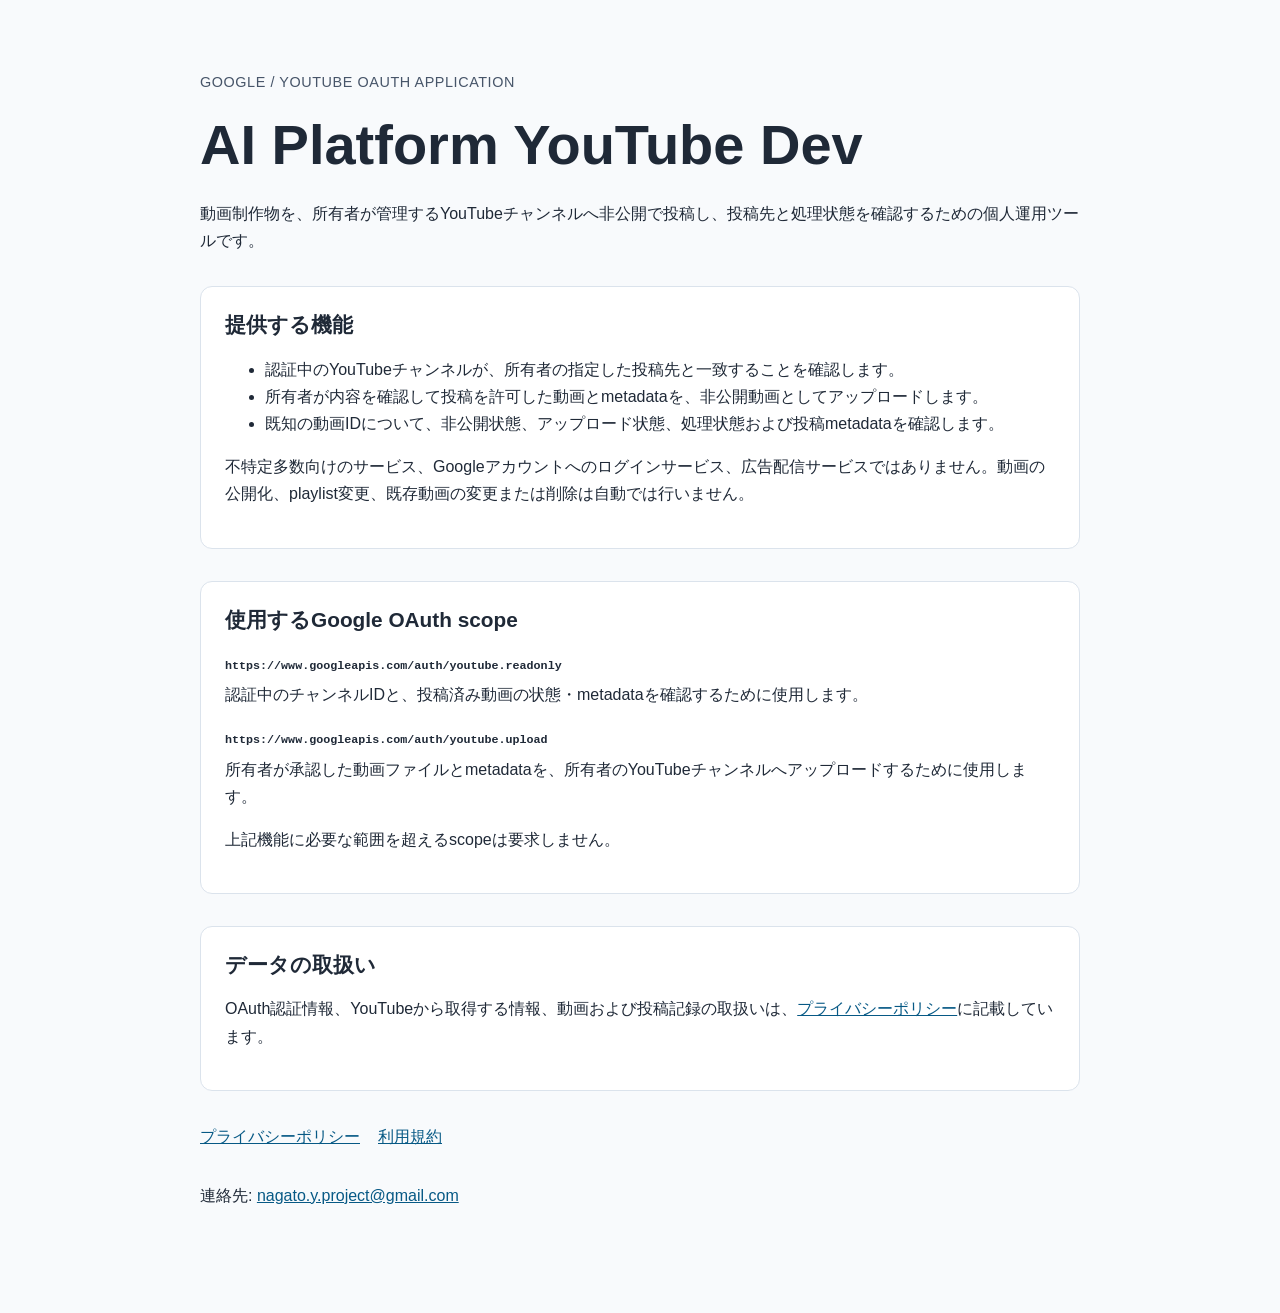
<file: index.html>
<!doctype html>
<html lang="ja">
<head>
  <meta charset="utf-8">
  <meta name="viewport" content="width=device-width, initial-scale=1">
  <title>AI Platform YouTube Dev — アプリ情報</title>
  <link rel="stylesheet" href="styles.css">
</head>
<body>
  <main>
    <header>
      <p class="eyebrow">Google / YouTube OAuth application</p>
      <h1>AI Platform YouTube Dev</h1>
      <p>動画制作物を、所有者が管理するYouTubeチャンネルへ非公開で投稿し、投稿先と処理状態を確認するための個人運用ツールです。</p>
    </header>

    <section>
      <h2>提供する機能</h2>
      <ul>
        <li>認証中のYouTubeチャンネルが、所有者の指定した投稿先と一致することを確認します。</li>
        <li>所有者が内容を確認して投稿を許可した動画とmetadataを、非公開動画としてアップロードします。</li>
        <li>既知の動画IDについて、非公開状態、アップロード状態、処理状態および投稿metadataを確認します。</li>
      </ul>
      <p>不特定多数向けのサービス、Googleアカウントへのログインサービス、広告配信サービスではありません。動画の公開化、playlist変更、既存動画の変更または削除は自動では行いません。</p>
    </section>

    <section>
      <h2>使用するGoogle OAuth scope</h2>
      <dl>
        <dt><code>https://www.googleapis.com/auth/youtube.readonly</code></dt>
        <dd>認証中のチャンネルIDと、投稿済み動画の状態・metadataを確認するために使用します。</dd>
        <dt><code>https://www.googleapis.com/auth/youtube.upload</code></dt>
        <dd>所有者が承認した動画ファイルとmetadataを、所有者のYouTubeチャンネルへアップロードするために使用します。</dd>
      </dl>
      <p>上記機能に必要な範囲を超えるscopeは要求しません。</p>
    </section>

    <section>
      <h2>データの取扱い</h2>
      <p>OAuth認証情報、YouTubeから取得する情報、動画および投稿記録の取扱いは、<a href="privacy.html">プライバシーポリシー</a>に記載しています。</p>
    </section>

    <nav aria-label="関連文書">
      <a href="privacy.html">プライバシーポリシー</a>
      <a href="terms.html">利用規約</a>
    </nav>

    <footer>
      <p>連絡先: <a href="mailto:nagato.y.project@gmail.com">nagato.y.project@gmail.com</a></p>
    </footer>
  </main>
</body>
</html>
</file>
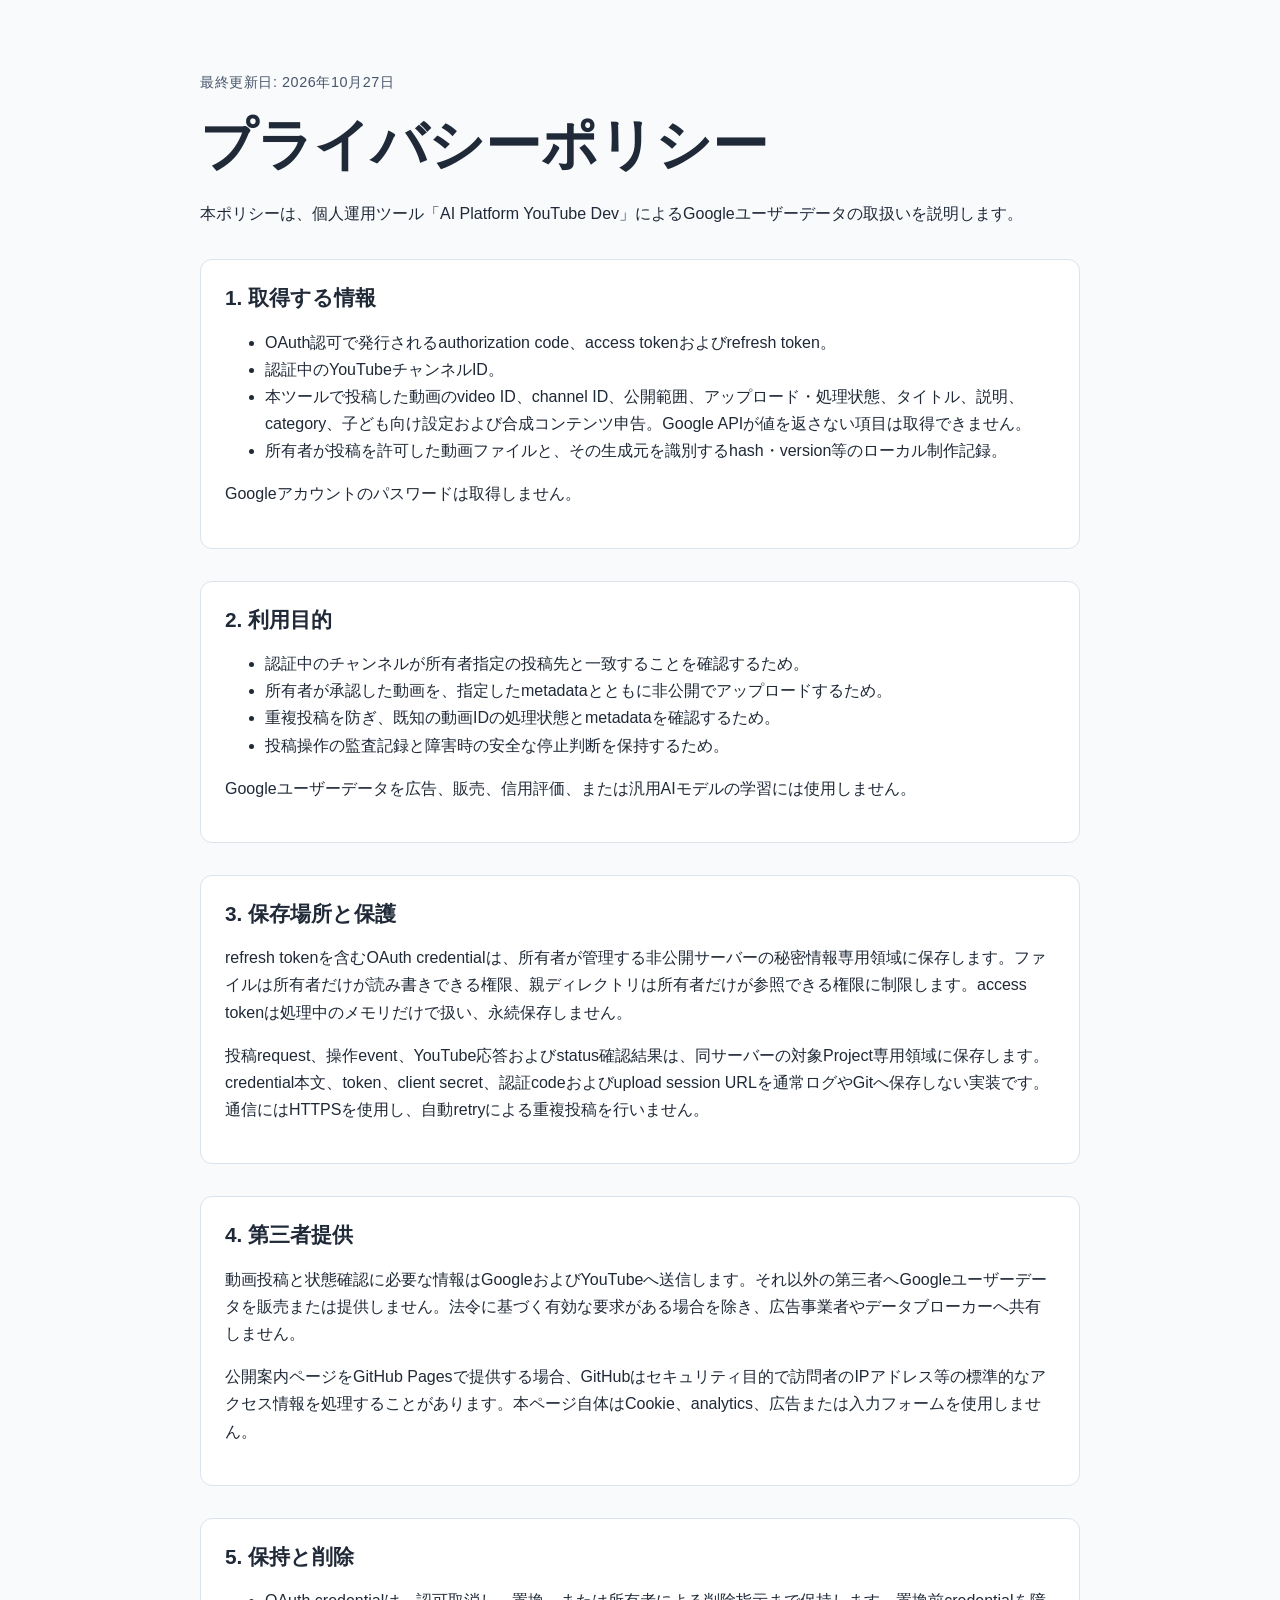
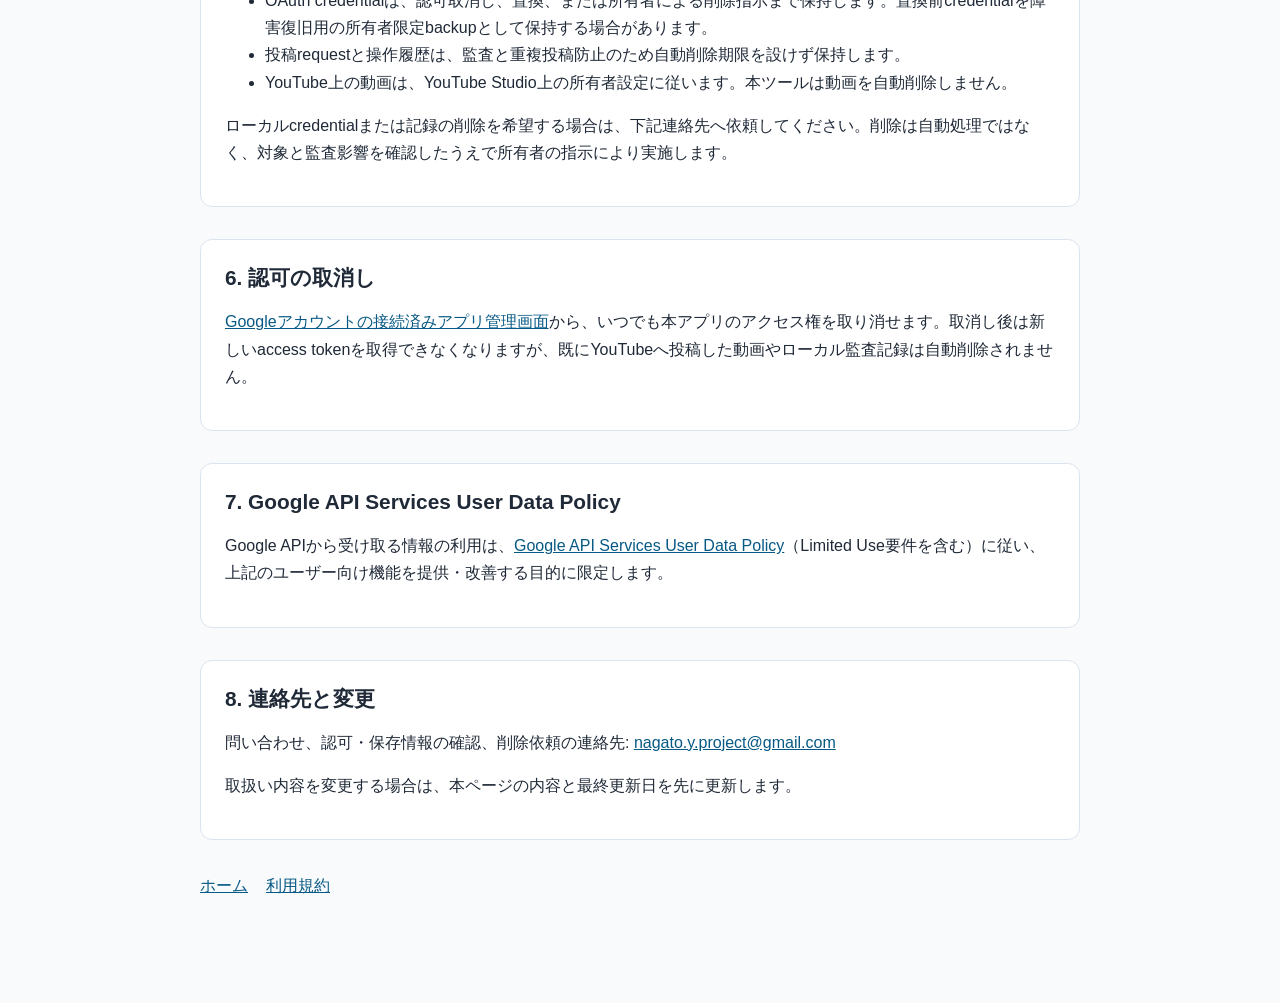
<file: privacy.html>
<!doctype html>
<html lang="ja">
<head>
  <meta charset="utf-8">
  <meta name="viewport" content="width=device-width, initial-scale=1">
  <title>AI Platform YouTube Dev — プライバシーポリシー</title>
  <link rel="stylesheet" href="styles.css">
</head>
<body>
  <main>
    <header>
      <p class="eyebrow">最終更新日: 2026年10月27日</p>
      <h1>プライバシーポリシー</h1>
      <p>本ポリシーは、個人運用ツール「AI Platform YouTube Dev」によるGoogleユーザーデータの取扱いを説明します。</p>
    </header>

    <section>
      <h2>1. 取得する情報</h2>
      <ul>
        <li>OAuth認可で発行されるauthorization code、access tokenおよびrefresh token。</li>
        <li>認証中のYouTubeチャンネルID。</li>
        <li>本ツールで投稿した動画のvideo ID、channel ID、公開範囲、アップロード・処理状態、タイトル、説明、category、子ども向け設定および合成コンテンツ申告。Google APIが値を返さない項目は取得できません。</li>
        <li>所有者が投稿を許可した動画ファイルと、その生成元を識別するhash・version等のローカル制作記録。</li>
      </ul>
      <p>Googleアカウントのパスワードは取得しません。</p>
    </section>

    <section>
      <h2>2. 利用目的</h2>
      <ul>
        <li>認証中のチャンネルが所有者指定の投稿先と一致することを確認するため。</li>
        <li>所有者が承認した動画を、指定したmetadataとともに非公開でアップロードするため。</li>
        <li>重複投稿を防ぎ、既知の動画IDの処理状態とmetadataを確認するため。</li>
        <li>投稿操作の監査記録と障害時の安全な停止判断を保持するため。</li>
      </ul>
      <p>Googleユーザーデータを広告、販売、信用評価、または汎用AIモデルの学習には使用しません。</p>
    </section>

    <section>
      <h2>3. 保存場所と保護</h2>
      <p>refresh tokenを含むOAuth credentialは、所有者が管理する非公開サーバーの秘密情報専用領域に保存します。ファイルは所有者だけが読み書きできる権限、親ディレクトリは所有者だけが参照できる権限に制限します。access tokenは処理中のメモリだけで扱い、永続保存しません。</p>
      <p>投稿request、操作event、YouTube応答およびstatus確認結果は、同サーバーの対象Project専用領域に保存します。credential本文、token、client secret、認証codeおよびupload session URLを通常ログやGitへ保存しない実装です。通信にはHTTPSを使用し、自動retryによる重複投稿を行いません。</p>
    </section>

    <section>
      <h2>4. 第三者提供</h2>
      <p>動画投稿と状態確認に必要な情報はGoogleおよびYouTubeへ送信します。それ以外の第三者へGoogleユーザーデータを販売または提供しません。法令に基づく有効な要求がある場合を除き、広告事業者やデータブローカーへ共有しません。</p>
      <p>公開案内ページをGitHub Pagesで提供する場合、GitHubはセキュリティ目的で訪問者のIPアドレス等の標準的なアクセス情報を処理することがあります。本ページ自体はCookie、analytics、広告または入力フォームを使用しません。</p>
    </section>

    <section>
      <h2>5. 保持と削除</h2>
      <ul>
        <li>OAuth credentialは、認可取消し、置換、または所有者による削除指示まで保持します。置換前credentialを障害復旧用の所有者限定backupとして保持する場合があります。</li>
        <li>投稿requestと操作履歴は、監査と重複投稿防止のため自動削除期限を設けず保持します。</li>
        <li>YouTube上の動画は、YouTube Studio上の所有者設定に従います。本ツールは動画を自動削除しません。</li>
      </ul>
      <p>ローカルcredentialまたは記録の削除を希望する場合は、下記連絡先へ依頼してください。削除は自動処理ではなく、対象と監査影響を確認したうえで所有者の指示により実施します。</p>
    </section>

    <section>
      <h2>6. 認可の取消し</h2>
      <p><a href="https://myaccount.google.com/permissions" rel="noopener noreferrer">Googleアカウントの接続済みアプリ管理画面</a>から、いつでも本アプリのアクセス権を取り消せます。取消し後は新しいaccess tokenを取得できなくなりますが、既にYouTubeへ投稿した動画やローカル監査記録は自動削除されません。</p>
    </section>

    <section>
      <h2>7. Google API Services User Data Policy</h2>
      <p>Google APIから受け取る情報の利用は、<a href="https://developers.google.com/terms/api-services-user-data-policy" rel="noopener noreferrer">Google API Services User Data Policy</a>（Limited Use要件を含む）に従い、上記のユーザー向け機能を提供・改善する目的に限定します。</p>
    </section>

    <section>
      <h2>8. 連絡先と変更</h2>
      <p>問い合わせ、認可・保存情報の確認、削除依頼の連絡先: <a href="mailto:nagato.y.project@gmail.com">nagato.y.project@gmail.com</a></p>
      <p>取扱い内容を変更する場合は、本ページの内容と最終更新日を先に更新します。</p>
    </section>

    <nav aria-label="関連文書">
      <a href="index.html">ホーム</a>
      <a href="terms.html">利用規約</a>
    </nav>
  </main>
</body>
</html>
</file>
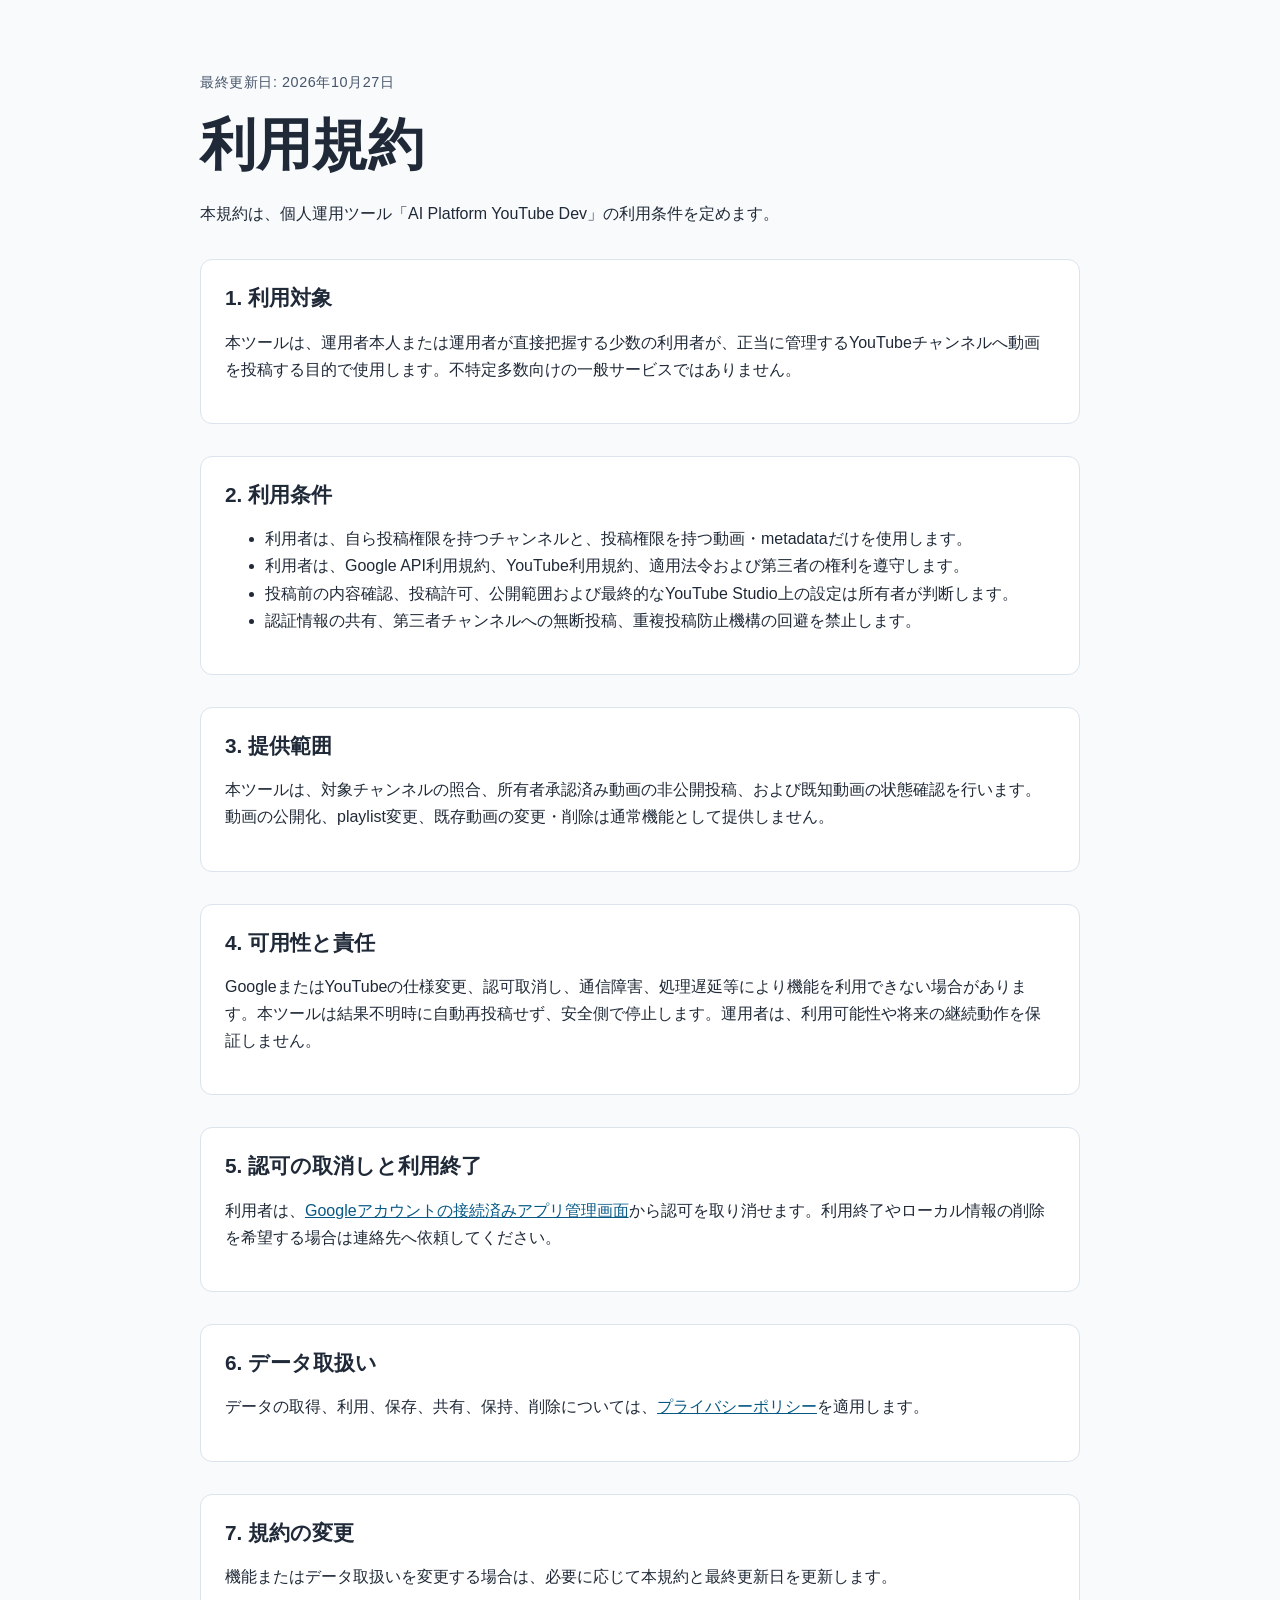
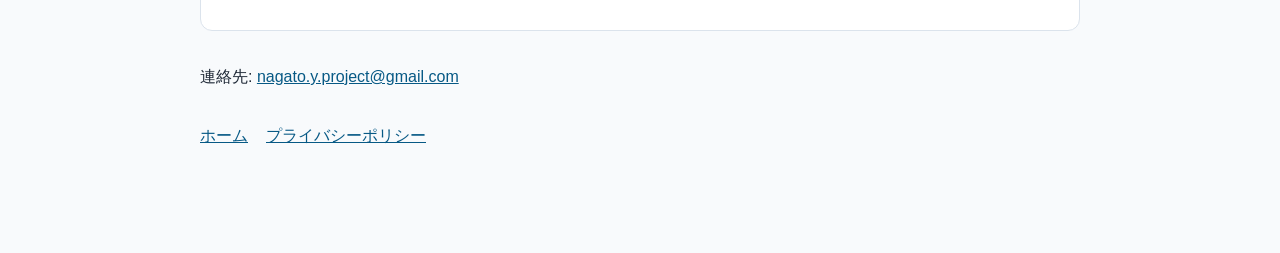
<file: terms.html>
<!doctype html>
<html lang="ja">
<head>
  <meta charset="utf-8">
  <meta name="viewport" content="width=device-width, initial-scale=1">
  <title>AI Platform YouTube Dev — 利用規約</title>
  <link rel="stylesheet" href="styles.css">
</head>
<body>
  <main>
    <header>
      <p class="eyebrow">最終更新日: 2026年10月27日</p>
      <h1>利用規約</h1>
      <p>本規約は、個人運用ツール「AI Platform YouTube Dev」の利用条件を定めます。</p>
    </header>

    <section>
      <h2>1. 利用対象</h2>
      <p>本ツールは、運用者本人または運用者が直接把握する少数の利用者が、正当に管理するYouTubeチャンネルへ動画を投稿する目的で使用します。不特定多数向けの一般サービスではありません。</p>
    </section>

    <section>
      <h2>2. 利用条件</h2>
      <ul>
        <li>利用者は、自ら投稿権限を持つチャンネルと、投稿権限を持つ動画・metadataだけを使用します。</li>
        <li>利用者は、Google API利用規約、YouTube利用規約、適用法令および第三者の権利を遵守します。</li>
        <li>投稿前の内容確認、投稿許可、公開範囲および最終的なYouTube Studio上の設定は所有者が判断します。</li>
        <li>認証情報の共有、第三者チャンネルへの無断投稿、重複投稿防止機構の回避を禁止します。</li>
      </ul>
    </section>

    <section>
      <h2>3. 提供範囲</h2>
      <p>本ツールは、対象チャンネルの照合、所有者承認済み動画の非公開投稿、および既知動画の状態確認を行います。動画の公開化、playlist変更、既存動画の変更・削除は通常機能として提供しません。</p>
    </section>

    <section>
      <h2>4. 可用性と責任</h2>
      <p>GoogleまたはYouTubeの仕様変更、認可取消し、通信障害、処理遅延等により機能を利用できない場合があります。本ツールは結果不明時に自動再投稿せず、安全側で停止します。運用者は、利用可能性や将来の継続動作を保証しません。</p>
    </section>

    <section>
      <h2>5. 認可の取消しと利用終了</h2>
      <p>利用者は、<a href="https://myaccount.google.com/permissions" rel="noopener noreferrer">Googleアカウントの接続済みアプリ管理画面</a>から認可を取り消せます。利用終了やローカル情報の削除を希望する場合は連絡先へ依頼してください。</p>
    </section>

    <section>
      <h2>6. データ取扱い</h2>
      <p>データの取得、利用、保存、共有、保持、削除については、<a href="privacy.html">プライバシーポリシー</a>を適用します。</p>
    </section>

    <section>
      <h2>7. 規約の変更</h2>
      <p>機能またはデータ取扱いを変更する場合は、必要に応じて本規約と最終更新日を更新します。</p>
    </section>

    <footer>
      <p>連絡先: <a href="mailto:nagato.y.project@gmail.com">nagato.y.project@gmail.com</a></p>
    </footer>

    <nav aria-label="関連文書">
      <a href="index.html">ホーム</a>
      <a href="privacy.html">プライバシーポリシー</a>
    </nav>
  </main>
</body>
</html>
</file>
<file: styles.css>
:root {
  color-scheme: light;
  font-family: -apple-system, BlinkMacSystemFont, "Segoe UI", "Noto Sans JP", sans-serif;
  color: #1f2937;
  background: #f8fafc;
  line-height: 1.7;
}

body {
  margin: 0;
}

main {
  width: min(880px, calc(100% - 40px));
  margin: 0 auto;
  padding: 56px 0 72px;
}

header,
section,
nav,
footer {
  margin-bottom: 32px;
}

h1,
h2 {
  line-height: 1.3;
}

h1 {
  font-size: clamp(2rem, 7vw, 3.5rem);
  margin: 8px 0 18px;
}

h2 {
  margin-top: 0;
  font-size: 1.3rem;
}

section {
  padding: 24px;
  background: #ffffff;
  border: 1px solid #dbe3ec;
  border-radius: 12px;
}

.eyebrow {
  color: #475569;
  font-size: 0.9rem;
  letter-spacing: 0.04em;
  text-transform: uppercase;
}

dt {
  margin-top: 16px;
  font-weight: 700;
  overflow-wrap: anywhere;
}

dd {
  margin: 4px 0 0;
}

nav {
  display: flex;
  flex-wrap: wrap;
  gap: 18px;
}

a {
  color: #075985;
}

code {
  font-size: 0.9em;
}
</file>
